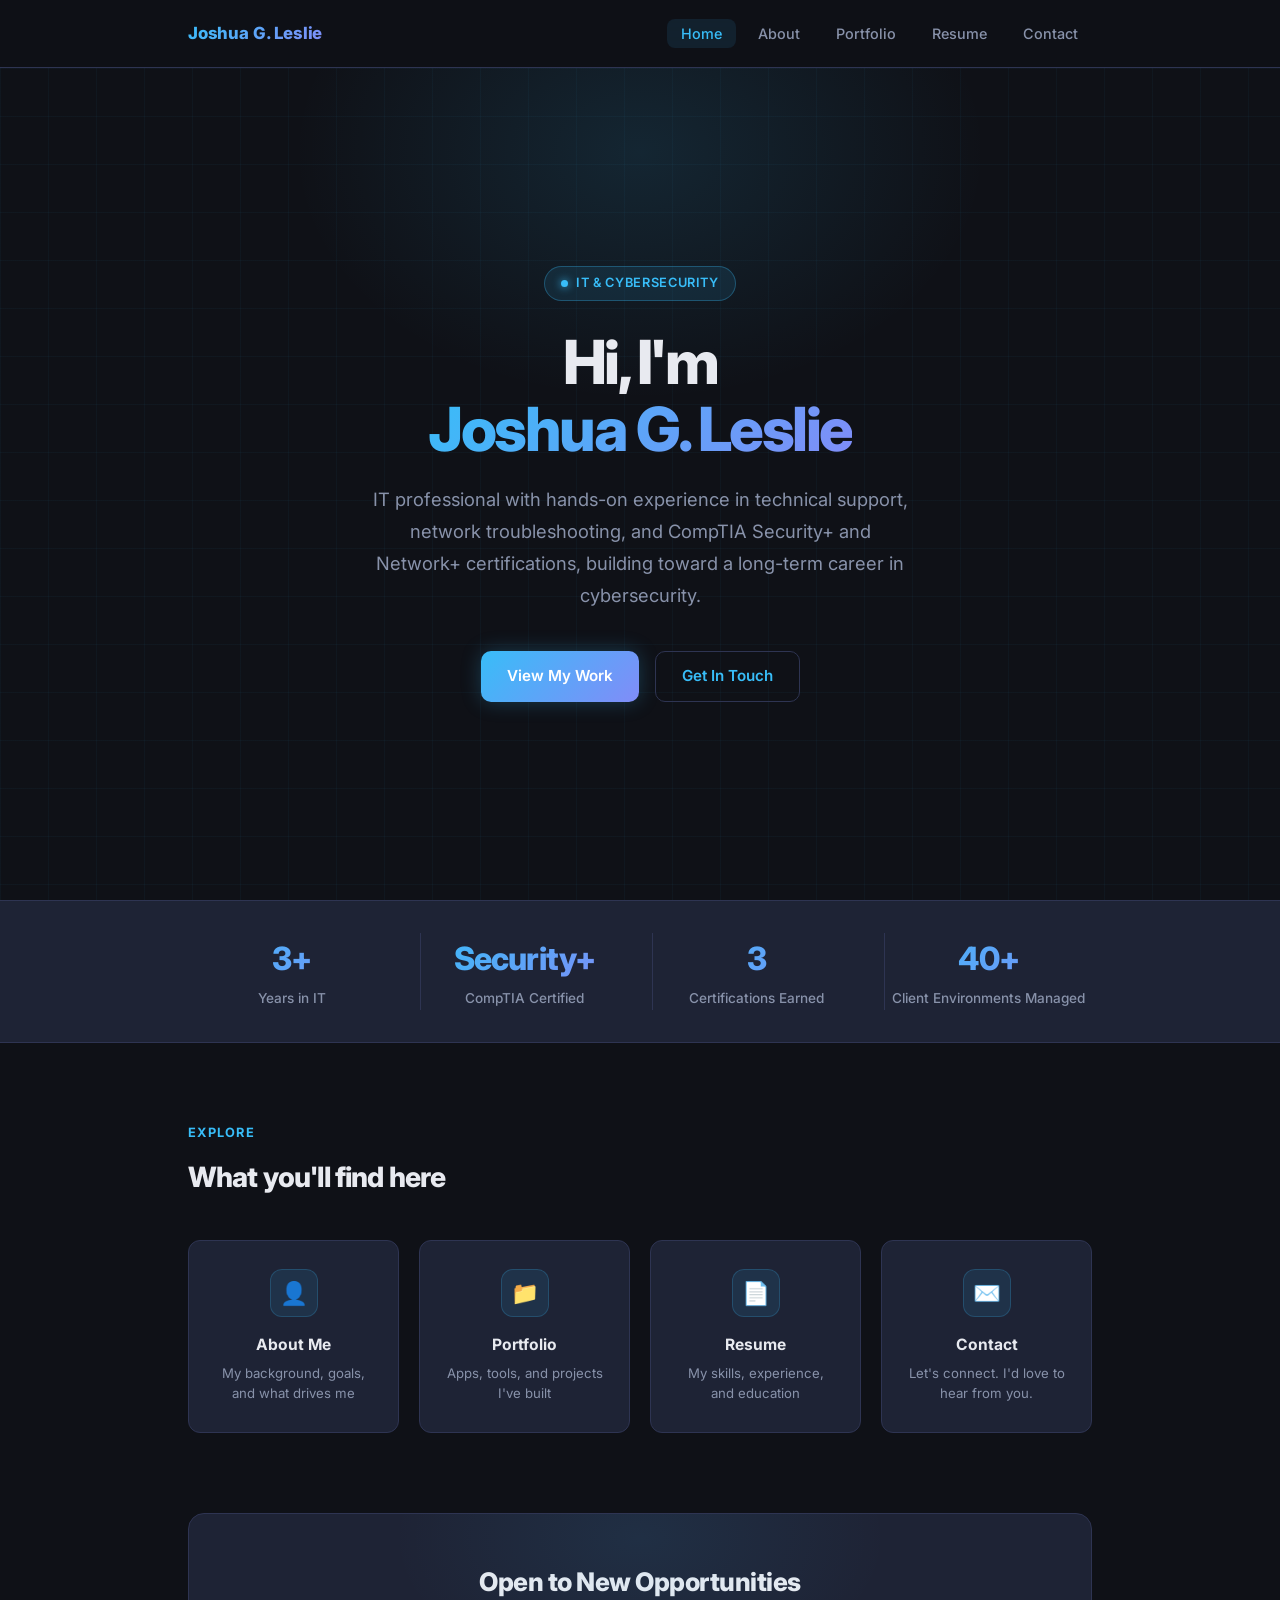
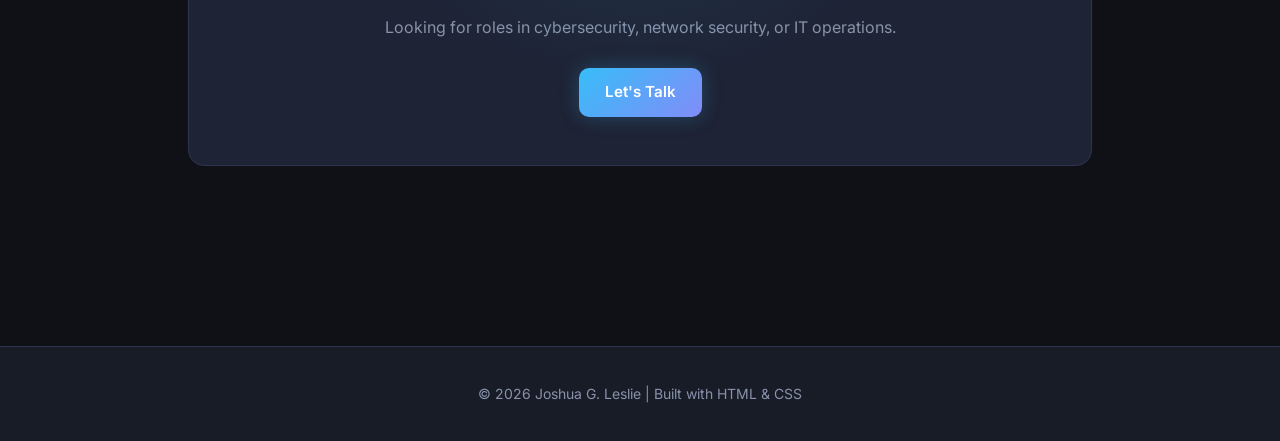
<file: index.html>
<!DOCTYPE html>
<html lang="en">
<head>
  <meta charset="UTF-8" />
  <meta name="viewport" content="width=device-width, initial-scale=1.0" />
  <title>Joshua G. Leslie</title>
  <link rel="stylesheet" href="style.css" />
  <style>
    /* ============================================
       HOME PAGE STYLES
       ============================================ */

    /* --- Hero --- */
    .hero {
      min-height: calc(100vh - var(--nav-height));
      display: flex;
      align-items: center;
      position: relative;
      overflow: hidden;
      padding: 80px 0;
    }

    /* Subtle grid background */
    .hero::before {
      content: '';
      position: absolute;
      inset: 0;
      background-image:
        linear-gradient(rgba(56, 189, 248, 0.04) 1px, transparent 1px),
        linear-gradient(90deg, rgba(56, 189, 248, 0.04) 1px, transparent 1px);
      background-size: 48px 48px;
    }

    /* Radial glow */
    .hero::after {
      content: '';
      position: absolute;
      top: -20%;
      left: 50%;
      transform: translateX(-50%);
      width: 700px;
      height: 500px;
      background: radial-gradient(ellipse, rgba(56, 189, 248, 0.12) 0%, transparent 70%);
      pointer-events: none;
    }

    .hero-content {
      position: relative;
      z-index: 1;
      text-align: center;
    }

    .hero-badge {
      display: inline-flex;
      align-items: center;
      gap: 8px;
      background: rgba(56, 189, 248, 0.1);
      border: 1px solid rgba(56, 189, 248, 0.3);
      border-radius: 99px;
      padding: 6px 16px;
      font-size: 0.8rem;
      font-weight: 600;
      color: var(--accent);
      letter-spacing: 0.05em;
      text-transform: uppercase;
      margin-bottom: 28px;
    }

    .hero-badge::before {
      content: '';
      width: 7px;
      height: 7px;
      border-radius: 50%;
      background: var(--accent);
      box-shadow: 0 0 8px var(--accent);
      animation: pulse 2s infinite;
    }

    @keyframes pulse {
      0%, 100% { opacity: 1; }
      50%       { opacity: 0.4; }
    }

    .hero h1 {
      font-size: 3.8rem;
      font-weight: 800;
      line-height: 1.1;
      letter-spacing: -0.04em;
      margin-bottom: 20px;
    }

    .hero h1 .gradient-text {
      background: var(--gradient);
      -webkit-background-clip: text;
      -webkit-text-fill-color: transparent;
      background-clip: text;
    }

    .hero-subtitle {
      font-size: 1.15rem;
      color: var(--text-muted);
      max-width: 540px;
      margin: 0 auto 40px;
      line-height: 1.75;
    }

    .hero-buttons {
      display: flex;
      gap: 16px;
      justify-content: center;
      flex-wrap: wrap;
    }

    /* --- Stats bar --- */
    .stats-bar {
      background: var(--surface);
      border-top: 1px solid var(--border);
      border-bottom: 1px solid var(--border);
      padding: 32px 0;
    }

    .stats-grid {
      display: grid;
      grid-template-columns: repeat(4, 1fr);
      gap: 24px;
      text-align: center;
    }

    .stat-divider {
      border-left: 1px solid var(--border);
    }

    .stat-number {
      font-size: 2rem;
      font-weight: 800;
      letter-spacing: -0.03em;
      background: var(--gradient);
      -webkit-background-clip: text;
      -webkit-text-fill-color: transparent;
      background-clip: text;
    }

    .stat-label {
      font-size: 0.85rem;
      color: var(--text-muted);
      margin-top: 4px;
      font-weight: 500;
    }

    /* --- Quick-link cards --- */
    .cards-section {
      padding: 80px 0;
    }

    .section-label {
      font-size: 0.8rem;
      font-weight: 700;
      letter-spacing: 0.1em;
      text-transform: uppercase;
      color: var(--accent);
      margin-bottom: 12px;
    }

    .section-title {
      font-size: 1.75rem;
      font-weight: 800;
      letter-spacing: -0.03em;
      margin-bottom: 40px;
    }

    .cards-grid {
      display: grid;
      grid-template-columns: repeat(auto-fit, minmax(210px, 1fr));
      gap: 20px;
    }

    .nav-card {
      background: var(--surface);
      border: 1px solid var(--border);
      border-radius: var(--radius);
      padding: 28px 24px;
      text-align: center;
      transition: all 0.25s;
      text-decoration: none;
      color: var(--text);
      display: block;
    }

    .nav-card:hover {
      border-color: var(--accent);
      box-shadow: 0 0 0 1px var(--accent), var(--shadow);
      transform: translateY(-4px);
      color: var(--text);
    }

    .nav-card-icon {
      width: 48px;
      height: 48px;
      border-radius: 12px;
      background: rgba(56, 189, 248, 0.1);
      border: 1px solid rgba(56, 189, 248, 0.2);
      display: flex;
      align-items: center;
      justify-content: center;
      font-size: 1.4rem;
      margin: 0 auto 16px;
    }

    .nav-card h3 {
      font-size: 0.975rem;
      font-weight: 700;
      margin-bottom: 6px;
    }

    .nav-card p {
      font-size: 0.825rem;
      color: var(--text-muted);
      line-height: 1.5;
    }

    /* --- CTA Banner --- */
    .cta-banner {
      background: var(--surface);
      border: 1px solid var(--border);
      border-radius: 16px;
      padding: 48px 40px;
      text-align: center;
      position: relative;
      overflow: hidden;
      margin-bottom: 0;
    }

    .cta-banner::before {
      content: '';
      position: absolute;
      top: -50%;
      left: 50%;
      transform: translateX(-50%);
      width: 500px;
      height: 300px;
      background: radial-gradient(ellipse, rgba(56, 189, 248, 0.08) 0%, transparent 70%);
      pointer-events: none;
    }

    .cta-banner h2 {
      font-size: 1.6rem;
      font-weight: 800;
      letter-spacing: -0.02em;
      margin-bottom: 12px;
    }

    .cta-banner p {
      color: var(--text-muted);
      margin-bottom: 28px;
      font-size: 1rem;
    }

    @media (max-width: 640px) {
      .hero h1     { font-size: 2.4rem; }
      .hero        { padding: 60px 0; min-height: auto; }
      .stats-grid  { grid-template-columns: 1fr; gap: 20px; }
      .stat-divider { border-left: none; border-top: 1px solid var(--border); padding-top: 20px; }
      .cta-banner  { padding: 36px 24px; }
    }
  </style>
</head>
<body>

  <!-- ===== Navigation ===== -->
  <nav>
    <div class="nav-inner">
      <a href="index.html" class="nav-logo">Joshua G. Leslie</a>
      <button class="nav-toggle" aria-label="Toggle menu">
        <span></span><span></span><span></span>
      </button>
      <ul class="nav-links">
        <li><a href="index.html" class="active">Home</a></li>
        <li><a href="about.html">About</a></li>
        <li><a href="portfolio.html">Portfolio</a></li>
        <li><a href="resume.html">Resume</a></li>
        <li><a href="contact.html">Contact</a></li>
      </ul>
    </div>
  </nav>

  <main>

    <!-- ===== Hero ===== -->
    <section class="hero">
      <div class="container hero-content">
        <div class="hero-badge">IT &amp; Cybersecurity</div>
        <h1>
          Hi, I'm<br/>
          <span class="gradient-text">Joshua G. Leslie</span>
        </h1>
        <p class="hero-subtitle">
          IT professional with hands-on experience in technical support,
          network troubleshooting, and CompTIA Security+ and Network+ certifications,
          building toward a long-term career in cybersecurity.
        </p>
        <div class="hero-buttons">
          <a href="portfolio.html" class="btn btn-primary">View My Work</a>
          <a href="contact.html" class="btn btn-outline">Get In Touch</a>
        </div>
      </div>
    </section>

    <!-- ===== Stats Bar ===== -->
    <div class="stats-bar">
      <div class="container">
        <div class="stats-grid">
          <div>
            <div class="stat-number">3+</div>
            <div class="stat-label">Years in IT</div>
          </div>
          <div class="stat-divider">
            <div class="stat-number">Security+</div>
            <div class="stat-label">CompTIA Certified</div>
          </div>
          <div class="stat-divider">
            <div class="stat-number">3</div>
            <div class="stat-label">Certifications Earned</div>
          </div>
          <div class="stat-divider">
            <div class="stat-number">40+</div>
            <div class="stat-label">Client Environments Managed</div>
          </div>
        </div>
      </div>
    </div>

    <!-- ===== Navigation Cards ===== -->
    <section class="cards-section">
      <div class="container">
        <p class="section-label">Explore</p>
        <h2 class="section-title">What you'll find here</h2>

        <div class="cards-grid">
          <a href="about.html" class="nav-card">
            <div class="nav-card-icon">&#128100;</div>
            <h3>About Me</h3>
            <p>My background, goals, and what drives me</p>
          </a>
          <a href="portfolio.html" class="nav-card">
            <div class="nav-card-icon">&#128193;</div>
            <h3>Portfolio</h3>
            <p>Apps, tools, and projects I've built</p>
          </a>
          <a href="resume.html" class="nav-card">
            <div class="nav-card-icon">&#128196;</div>
            <h3>Resume</h3>
            <p>My skills, experience, and education</p>
          </a>
          <a href="contact.html" class="nav-card">
            <div class="nav-card-icon">&#9993;&#65039;</div>
            <h3>Contact</h3>
            <p>Let's connect. I'd love to hear from you.</p>
          </a>
        </div>
      </div>
    </section>

    <!-- ===== CTA Banner ===== -->
    <section style="padding: 0 0 80px;">
      <div class="container">
        <div class="cta-banner">
          <h2>Open to New Opportunities</h2>
          <p>Looking for roles in cybersecurity, network security, or IT operations.</p>
          <a href="contact.html" class="btn btn-primary">Let's Talk</a>
        </div>
      </div>
    </section>

  </main>

  <!-- ===== Footer ===== -->
  <footer>
    <p>&copy; 2026 Joshua G. Leslie | Built with HTML &amp; CSS</p>
  </footer>

  <script src="nav.js"></script>
</body>
</html>
</file>
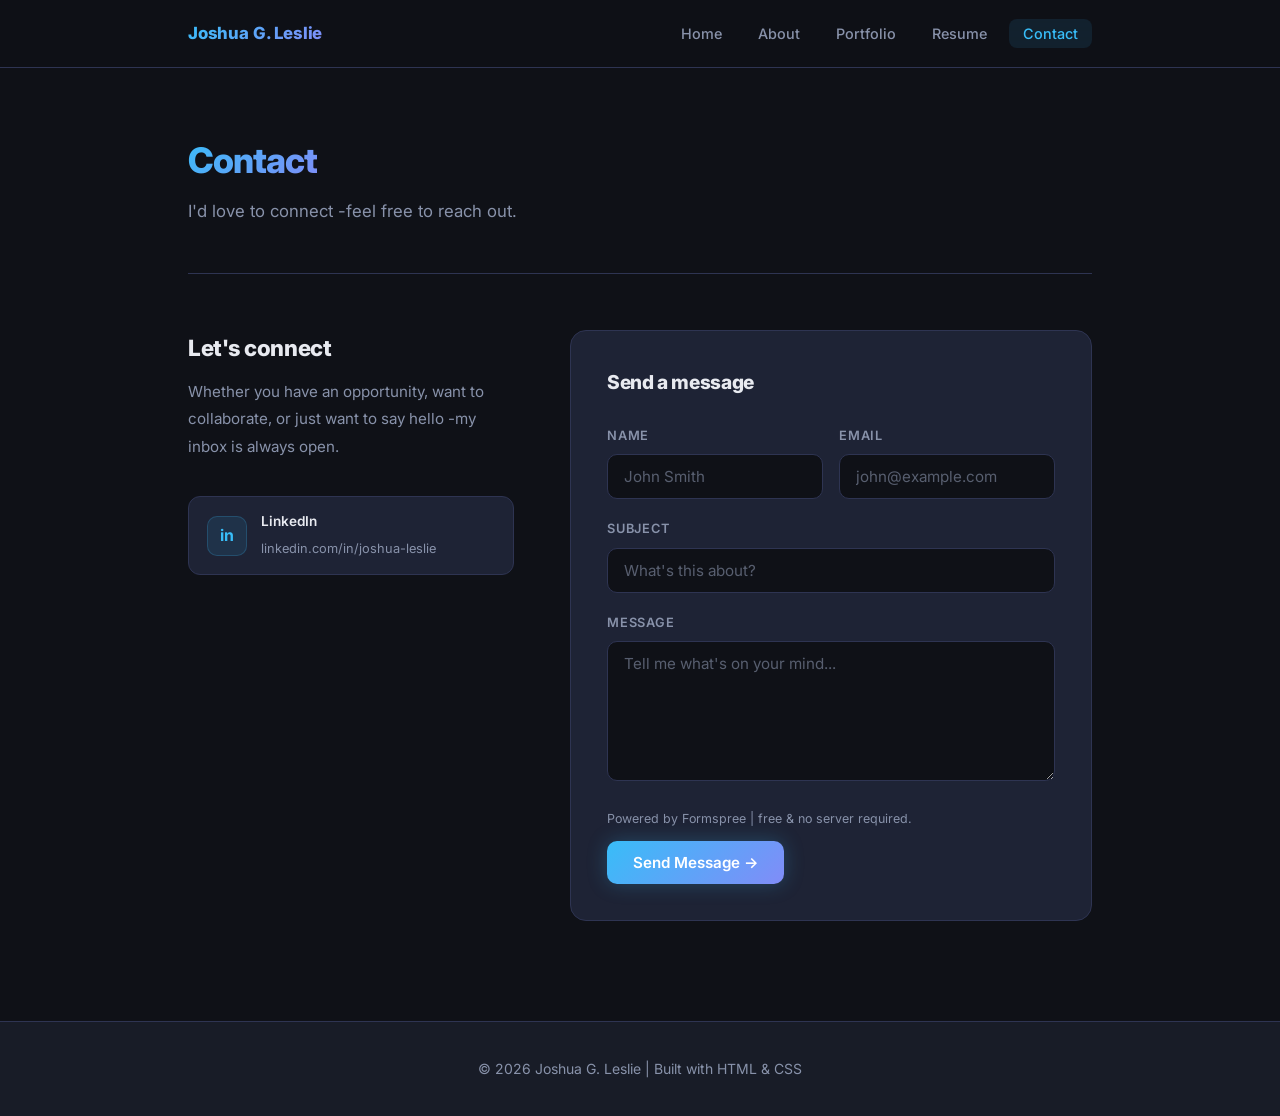
<file: contact.html>
<!DOCTYPE html>
<html lang="en">
<head>
  <meta charset="UTF-8" />
  <meta name="viewport" content="width=device-width, initial-scale=1.0" />
  <title>Contact | Joshua G. Leslie</title>
  <link rel="stylesheet" href="style.css" />
  <style>
    /* ============================================
       CONTACT PAGE STYLES
       ============================================ */

    .contact-layout {
      display: grid;
      grid-template-columns: 1fr 1.6fr;
      gap: 56px;
      align-items: start;
      margin-bottom: 80px;
    }

    /* --- Left: Info --- */
    .contact-info h2 {
      font-size: 1.4rem;
      font-weight: 800;
      letter-spacing: -0.02em;
      margin-bottom: 12px;
    }

    .contact-info > p {
      color: var(--text-muted);
      line-height: 1.8;
      margin-bottom: 36px;
      font-size: 0.95rem;
    }

    .contact-links {
      display: flex;
      flex-direction: column;
      gap: 12px;
    }

    .contact-link {
      display: flex;
      align-items: center;
      gap: 14px;
      background: var(--surface);
      border: 1px solid var(--border);
      border-radius: var(--radius);
      padding: 14px 18px;
      color: var(--text);
      text-decoration: none;
      transition: all 0.25s;
    }

    .contact-link:hover {
      border-color: var(--accent);
      background: rgba(56, 189, 248, 0.05);
      transform: translateX(4px);
      color: var(--text);
    }

    .contact-link-icon {
      width: 40px;
      height: 40px;
      border-radius: 10px;
      background: rgba(56, 189, 248, 0.1);
      border: 1px solid rgba(56, 189, 248, 0.2);
      display: flex;
      align-items: center;
      justify-content: center;
      font-size: 1rem;
      font-weight: 700;
      color: var(--accent);
      flex-shrink: 0;
    }

    .contact-link-text strong {
      display: block;
      font-size: 0.85rem;
      font-weight: 600;
      margin-bottom: 2px;
    }

    .contact-link-text span {
      font-size: 0.8rem;
      color: var(--text-muted);
    }

    /* --- Right: Form --- */
    .contact-form-card {
      background: var(--surface);
      border: 1px solid var(--border);
      border-radius: 16px;
      padding: 36px;
    }

    .contact-form-card h2 {
      font-size: 1.2rem;
      font-weight: 800;
      letter-spacing: -0.02em;
      margin-bottom: 28px;
    }

    .form-group {
      margin-bottom: 20px;
    }

    .form-group label {
      display: block;
      font-size: 0.8rem;
      font-weight: 600;
      text-transform: uppercase;
      letter-spacing: 0.06em;
      color: var(--text-muted);
      margin-bottom: 8px;
    }

    .form-group input,
    .form-group textarea {
      width: 100%;
      padding: 12px 16px;
      background: var(--bg);
      border: 1px solid var(--border);
      border-radius: 10px;
      font-size: 0.95rem;
      font-family: inherit;
      color: var(--text);
      transition: border-color 0.2s, box-shadow 0.2s;
      outline: none;
    }

    .form-group input::placeholder,
    .form-group textarea::placeholder {
      color: var(--text-muted);
      opacity: 0.6;
    }

    .form-group input:focus,
    .form-group textarea:focus {
      border-color: var(--accent);
      box-shadow: 0 0 0 3px var(--accent-glow);
    }

    .form-group textarea {
      resize: vertical;
      min-height: 140px;
    }

    .form-row {
      display: grid;
      grid-template-columns: 1fr 1fr;
      gap: 16px;
    }

    .form-submit {
      display: flex;
      align-items: center;
      justify-content: space-between;
      margin-top: 8px;
      flex-wrap: wrap;
      gap: 12px;
    }

    .form-note {
      font-size: 0.78rem;
      color: var(--text-muted);
    }

    .form-submit .btn {
      min-width: 150px;
      justify-content: center;
    }

    @media (max-width: 768px) {
      .contact-layout { grid-template-columns: 1fr; gap: 36px; }
      .form-row { grid-template-columns: 1fr; }
      .contact-form-card { padding: 24px; }
      .form-submit { flex-direction: column; align-items: flex-start; }
    }
  </style>
</head>
<body>

  <!-- ===== Navigation ===== -->
  <nav>
    <div class="nav-inner">
      <a href="index.html" class="nav-logo">Joshua G. Leslie</a>
      <button class="nav-toggle" aria-label="Toggle menu">
        <span></span><span></span><span></span>
      </button>
      <ul class="nav-links">
        <li><a href="index.html">Home</a></li>
        <li><a href="about.html">About</a></li>
        <li><a href="portfolio.html">Portfolio</a></li>
        <li><a href="resume.html">Resume</a></li>
        <li><a href="contact.html" class="active">Contact</a></li>
      </ul>
    </div>
  </nav>

  <main>
    <div class="container">

      <div class="page-header">
        <h1>Contact</h1>
        <p>I'd love to connect -feel free to reach out.</p>
      </div>

      <div class="contact-layout">

        <!-- Left: Info -->
        <div class="contact-info">
          <h2>Let's connect</h2>
          <p>
            Whether you have an opportunity, want to collaborate,
            or just want to say hello -my inbox is always open.
          </p>

          <div class="contact-links">
            <a href="https://www.linkedin.com/in/joshua-leslie-5a64512b7/" target="_blank" rel="noopener" class="contact-link">
              <div class="contact-link-icon">in</div>
              <div class="contact-link-text">
                <strong>LinkedIn</strong>
                <span>linkedin.com/in/joshua-leslie</span>
              </div>
            </a>

            <!-- Uncomment when you're ready to add GitHub:
            <a href="https://github.com/YOUR-USERNAME" target="_blank" rel="noopener" class="contact-link">
              <div class="contact-link-icon">&#128025;</div>
              <div class="contact-link-text">
                <strong>GitHub</strong>
                <span>github.com/YOUR-USERNAME</span>
              </div>
            </a>
            -->
          </div>
        </div>

        <!-- Right: Form -->
        <div class="contact-form-card">
          <h2>Send a message</h2>

          <!--
            TO MAKE THIS FORM SEND EMAILS:
            1. Go to formspree.io and create a free account
            2. Create a new form -you'll get a unique form ID
            3. Replace "YOUR_FORM_ID" below with that ID
            Submissions will go straight to your email. No server needed.
          -->
          <form action="https://formspree.io/f/mojpglyz" method="POST">

            <div class="form-row">
              <div class="form-group">
                <label for="name">Name</label>
                <input type="text" id="name" name="name" placeholder="John Smith" required />
              </div>
              <div class="form-group">
                <label for="email">Email</label>
                <input type="email" id="email" name="email" placeholder="john@example.com" required />
              </div>
            </div>

            <div class="form-group">
              <label for="subject">Subject</label>
              <input type="text" id="subject" name="subject" placeholder="What's this about?" />
            </div>

            <div class="form-group">
              <label for="message">Message</label>
              <textarea id="message" name="message" placeholder="Tell me what's on your mind..." required></textarea>
            </div>

            <div class="form-submit">
              <p class="form-note">Powered by Formspree | free &amp; no server required.</p>
              <button type="submit" class="btn btn-primary">Send Message &#8594;</button>
            </div>

          </form>
        </div>

      </div>
    </div>
  </main>

  <footer>
    <p>&copy; 2026 Joshua G. Leslie | Built with HTML &amp; CSS</p>
  </footer>

  <script src="nav.js"></script>
</body>
</html>
</file>
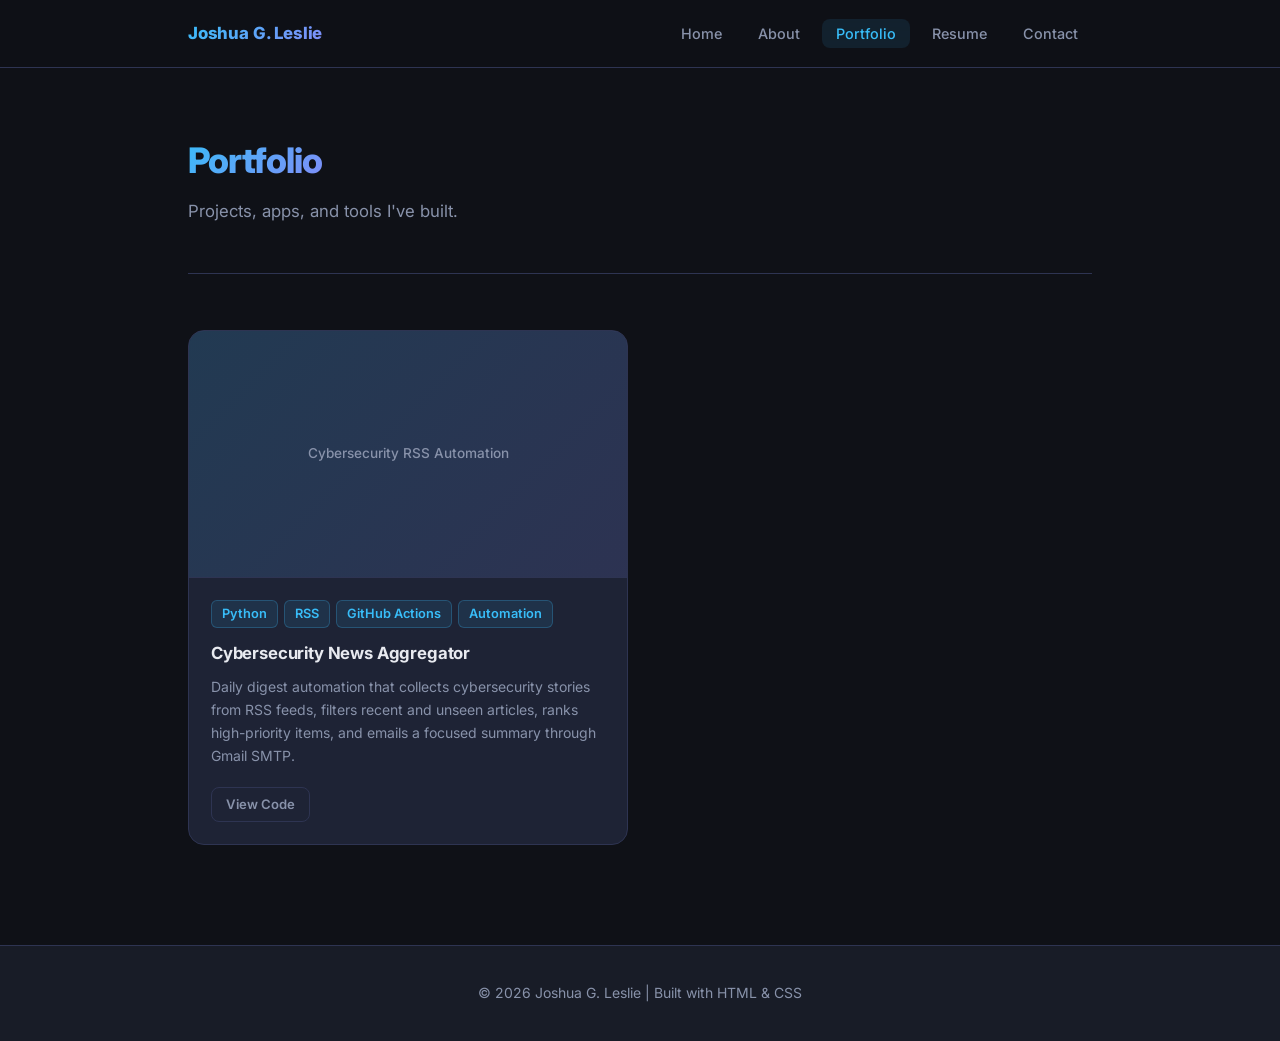
<file: portfolio.html>
<!DOCTYPE html>
<html lang="en">
<head>
  <meta charset="UTF-8" />
  <meta name="viewport" content="width=device-width, initial-scale=1.0" />
  <title>Portfolio | Joshua G. Leslie</title>
  <link rel="stylesheet" href="style.css" />
  <style>
    /* ============================================
       PORTFOLIO PAGE STYLES
       ============================================ */

    .project-grid {
      display: grid;
      grid-template-columns: repeat(auto-fill, minmax(290px, 1fr));
      gap: 24px;
      margin-bottom: 80px;
    }

    .project-card {
      background: var(--surface);
      border: 1px solid var(--border);
      border-radius: 16px;
      overflow: hidden;
      display: flex;
      flex-direction: column;
      transition: all 0.25s;
    }

    .project-card:hover {
      border-color: var(--accent);
      box-shadow: 0 0 0 1px var(--accent), var(--shadow);
      transform: translateY(-4px);
    }

    .project-thumbnail {
      width: 100%;
      aspect-ratio: 16 / 9;
      background: linear-gradient(135deg, rgba(56,189,248,0.15) 0%, rgba(129,140,248,0.15) 100%);
      display: flex;
      align-items: center;
      justify-content: center;
      color: var(--text-muted);
      font-size: 0.85rem;
      font-weight: 500;
      border-bottom: 1px solid var(--border);
      position: relative;
      overflow: hidden;
    }

    .project-thumbnail img {
      width: 100%;
      height: 100%;
      object-fit: cover;
    }

    .project-body {
      padding: 22px;
      flex: 1;
      display: flex;
      flex-direction: column;
    }

    .project-tags {
      display: flex;
      flex-wrap: wrap;
      gap: 6px;
      margin-bottom: 12px;
    }

    .project-body h3 {
      font-size: 1.05rem;
      font-weight: 700;
      margin-bottom: 8px;
      letter-spacing: -0.01em;
    }

    .project-body p {
      font-size: 0.875rem;
      color: var(--text-muted);
      line-height: 1.65;
      flex: 1;
      margin-bottom: 20px;
    }

    .project-links {
      display: flex;
      gap: 10px;
    }

    .project-links a {
      font-size: 0.82rem;
      font-weight: 600;
      padding: 6px 14px;
      border-radius: 8px;
      border: 1px solid var(--border);
      color: var(--text-muted);
      transition: all 0.2s;
    }

    .project-links a:hover {
      border-color: var(--accent);
      color: var(--accent);
      background: rgba(56, 189, 248, 0.05);
    }

    /* Empty state */
    .empty-state {
      grid-column: 1 / -1;
      text-align: center;
      padding: 80px 24px;
      background: var(--surface);
      border: 2px dashed var(--border);
      border-radius: 16px;
    }

    .empty-icon {
      width: 64px;
      height: 64px;
      background: rgba(56, 189, 248, 0.08);
      border: 1px solid rgba(56, 189, 248, 0.2);
      border-radius: 16px;
      display: flex;
      align-items: center;
      justify-content: center;
      font-size: 1.75rem;
      margin: 0 auto 20px;
    }

    .empty-state strong {
      display: block;
      font-size: 1.1rem;
      font-weight: 700;
      margin-bottom: 8px;
    }

    .empty-state p {
      color: var(--text-muted);
      font-size: 0.9rem;
    }
  </style>
</head>
<body>

  <!-- ===== Navigation ===== -->
  <nav>
    <div class="nav-inner">
      <a href="index.html" class="nav-logo">Joshua G. Leslie</a>
      <button class="nav-toggle" aria-label="Toggle menu">
        <span></span><span></span><span></span>
      </button>
      <ul class="nav-links">
        <li><a href="index.html">Home</a></li>
        <li><a href="about.html">About</a></li>
        <li><a href="portfolio.html" class="active">Portfolio</a></li>
        <li><a href="resume.html">Resume</a></li>
        <li><a href="contact.html">Contact</a></li>
      </ul>
    </div>
  </nav>

  <main>
    <div class="container">

      <div class="page-header">
        <h1>Portfolio</h1>
        <p>Projects, apps, and tools I've built.</p>
      </div>

      <!-- =====================================================
           HOW TO ADD A PROJECT -copy this block and paste it
           inside .project-grid, then fill in your details.
           Delete the empty-state div when you have real projects.

      <article class="project-card">
        <div class="project-thumbnail">
          <img src="images/project-name.png" alt="Project Name" />
        </div>
        <div class="project-body">
          <div class="project-tags">
            <span class="tag">Python</span>
            <span class="tag">Networking</span>
          </div>
          <h3>Project Name</h3>
          <p>Short description of what this project does and why you built it.</p>
          <div class="project-links">
            <a href="#">Live Demo</a>
            <a href="#">View Code</a>
          </div>
        </div>
      </article>
      ====================================================== -->

      <div class="project-grid">
        <article class="project-card">
          <div class="project-thumbnail">
            Cybersecurity RSS Automation
          </div>
          <div class="project-body">
            <div class="project-tags">
              <span class="tag">Python</span>
              <span class="tag">RSS</span>
              <span class="tag">GitHub Actions</span>
              <span class="tag">Automation</span>
            </div>
            <h3>Cybersecurity News Aggregator</h3>
            <p>Daily digest automation that collects cybersecurity stories from RSS feeds, filters recent and unseen articles, ranks high-priority items, and emails a focused summary through Gmail SMTP.</p>
            <div class="project-links">
              <a href="https://github.com/joshualeslie2024/cybersec-news-aggregator" target="_blank" rel="noopener noreferrer">View Code</a>
            </div>
          </div>
        </article>
      </div>

    </div>
  </main>

  <footer>
    <p>&copy; 2026 Joshua G. Leslie | Built with HTML &amp; CSS</p>
  </footer>

  <script src="nav.js"></script>
</body>
</html>
</file>
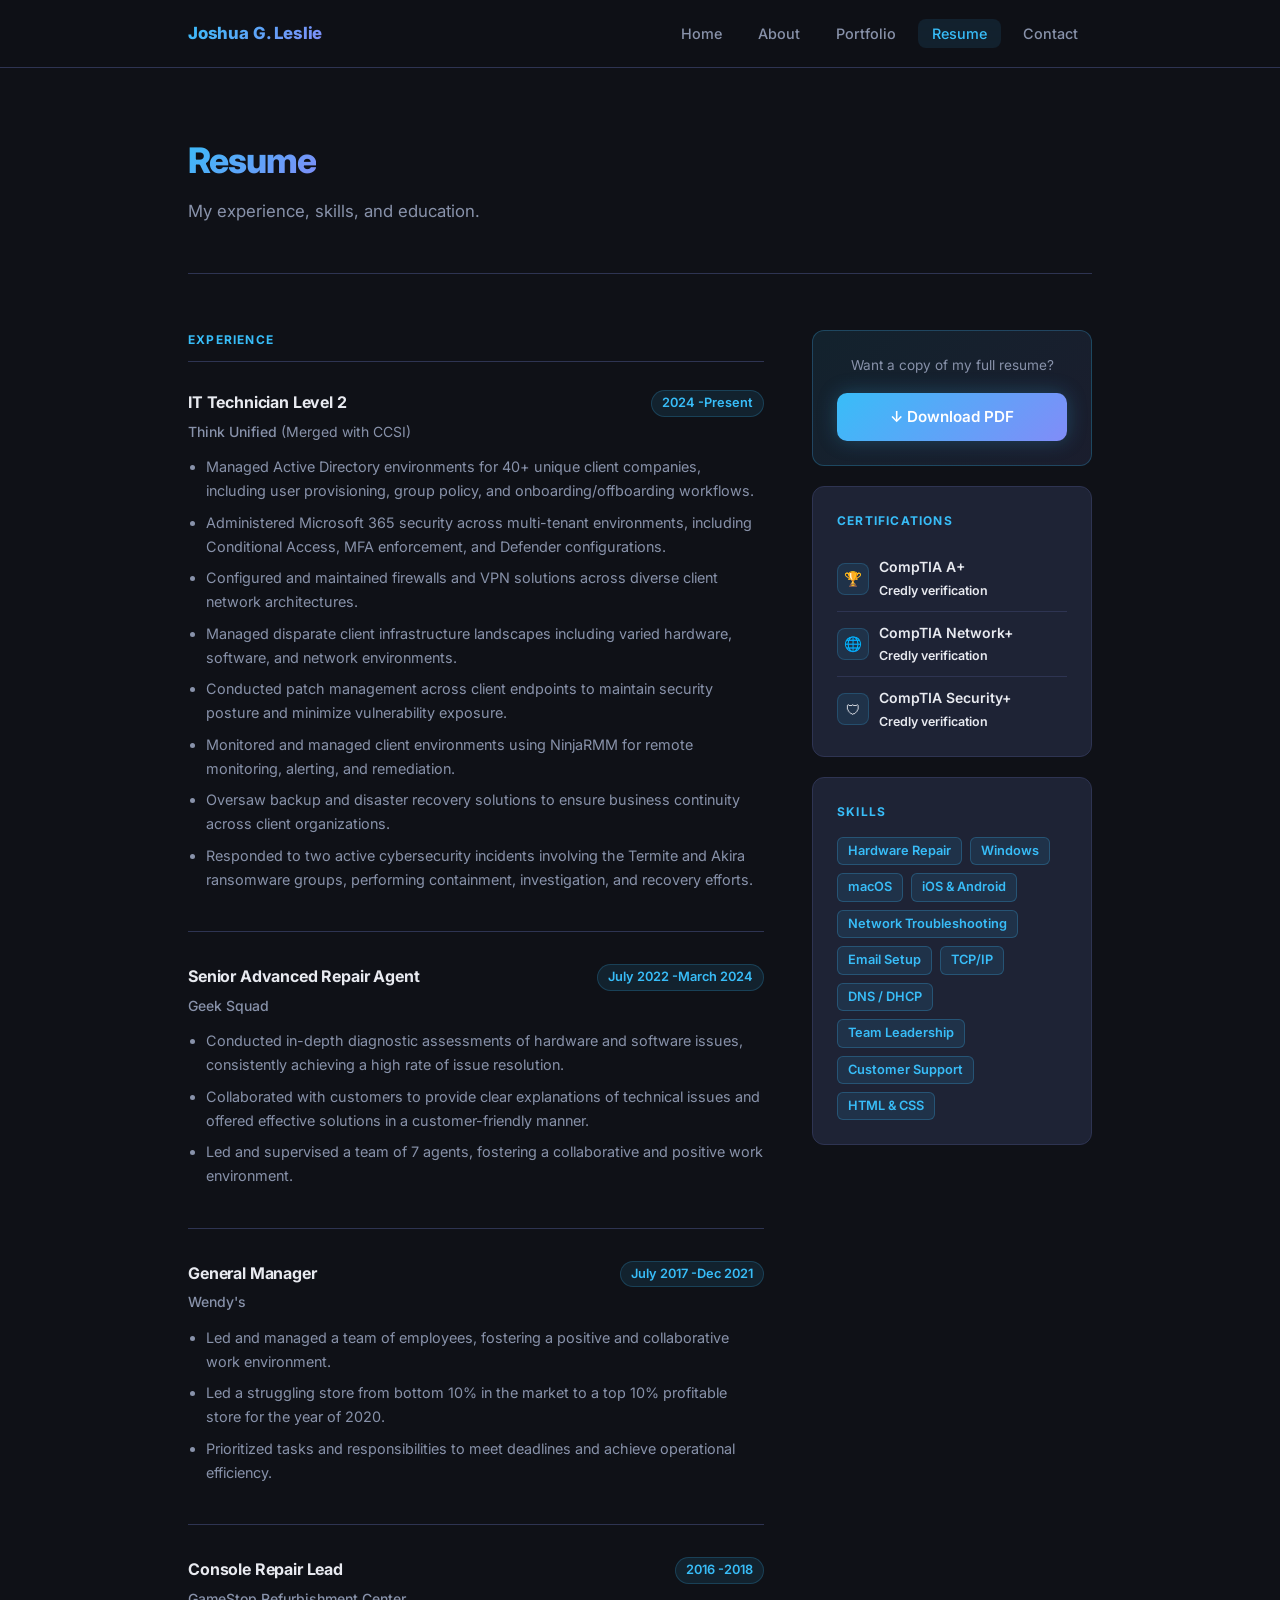
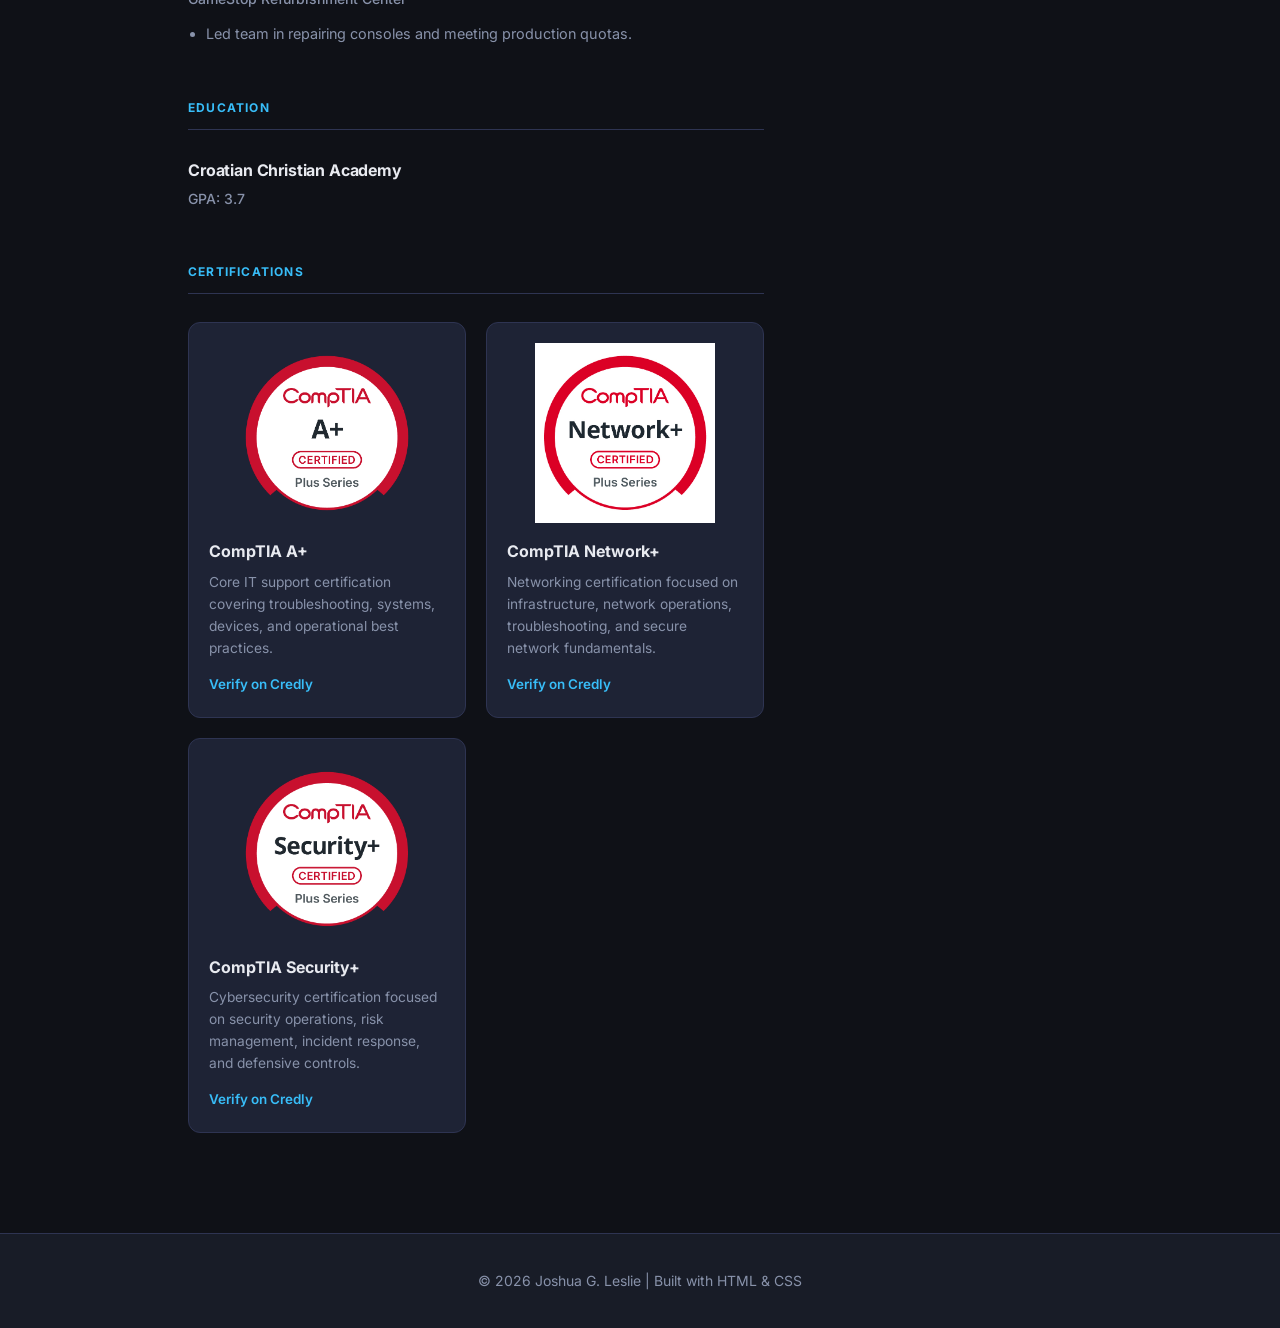
<file: resume.html>
<!DOCTYPE html>
<html lang="en">
<head>
  <meta charset="UTF-8" />
  <meta name="viewport" content="width=device-width, initial-scale=1.0" />
  <title>Resume | Joshua G. Leslie</title>
  <link rel="stylesheet" href="style.css" />
  <style>
    /* ============================================
       RESUME PAGE STYLES
       ============================================ */

    .resume-layout {
      display: grid;
      grid-template-columns: 1fr 280px;
      gap: 48px;
      align-items: start;
      margin-bottom: 80px;
    }

    /* --- Section headings --- */
    .resume-section {
      margin-bottom: 52px;
    }

    .resume-section:last-child {
      margin-bottom: 0;
    }

    .resume-section-title {
      font-size: 0.75rem;
      font-weight: 700;
      text-transform: uppercase;
      letter-spacing: 0.1em;
      color: var(--accent);
      padding-bottom: 12px;
      border-bottom: 1px solid var(--border);
      margin-bottom: 28px;
    }

    /* --- Entry (job / cert / education) --- */
    .entry {
      margin-bottom: 32px;
      padding-bottom: 32px;
      border-bottom: 1px solid var(--border);
    }

    .entry:last-child {
      margin-bottom: 0;
      padding-bottom: 0;
      border-bottom: none;
    }

    .entry-header {
      display: flex;
      justify-content: space-between;
      align-items: flex-start;
      gap: 16px;
      margin-bottom: 4px;
      flex-wrap: wrap;
    }

    .entry-header h3 {
      font-size: 1rem;
      font-weight: 700;
      letter-spacing: -0.01em;
    }

    .entry-date {
      font-size: 0.8rem;
      color: var(--accent);
      font-weight: 600;
      background: rgba(56, 189, 248, 0.1);
      border: 1px solid rgba(56, 189, 248, 0.2);
      border-radius: 99px;
      padding: 2px 10px;
      white-space: nowrap;
    }

    .entry-org {
      font-size: 0.875rem;
      color: var(--text-muted);
      font-weight: 500;
      margin-bottom: 12px;
    }

    .entry ul {
      padding-left: 18px;
    }

    .entry ul li {
      font-size: 0.9rem;
      color: var(--text-muted);
      margin-bottom: 8px;
      line-height: 1.65;
    }

    /* --- Sidebar --- */
    .resume-sidebar {
      position: sticky;
      top: calc(var(--nav-height) + 24px);
      display: flex;
      flex-direction: column;
      gap: 20px;
    }

    .sidebar-card {
      background: var(--surface);
      border: 1px solid var(--border);
      border-radius: var(--radius);
      padding: 24px;
    }

    .sidebar-card h3 {
      font-size: 0.75rem;
      font-weight: 700;
      text-transform: uppercase;
      letter-spacing: 0.1em;
      color: var(--accent);
      margin-bottom: 16px;
    }

    .sidebar-skills {
      display: flex;
      flex-wrap: wrap;
      gap: 8px;
    }

    .cert-item {
      display: flex;
      align-items: center;
      gap: 10px;
      padding: 10px 0;
      border-bottom: 1px solid var(--border);
      font-size: 0.875rem;
    }

    .cert-item:last-child {
      border-bottom: none;
      padding-bottom: 0;
    }

    .cert-icon {
      width: 32px;
      height: 32px;
      border-radius: 8px;
      background: rgba(56, 189, 248, 0.1);
      border: 1px solid rgba(56, 189, 248, 0.2);
      display: flex;
      align-items: center;
      justify-content: center;
      font-size: 0.9rem;
      flex-shrink: 0;
    }

    .cert-item span {
      font-weight: 600;
      color: var(--text);
    }

    .cert-item a {
      color: var(--text);
      font-weight: 600;
      transition: color 0.2s;
    }

    .cert-item a:hover {
      color: var(--accent);
    }

    .cert-proof {
      display: block;
      color: var(--text-muted);
      font-size: 0.78rem;
      margin-top: 2px;
    }

    .cert-proof:hover {
      color: var(--accent);
    }

    .cert-gallery {
      display: grid;
      grid-template-columns: repeat(auto-fit, minmax(220px, 1fr));
      gap: 20px;
    }

    .cert-badge-card {
      background: var(--surface);
      border: 1px solid var(--border);
      border-radius: var(--radius);
      padding: 20px;
    }

    .cert-badge-card img {
      width: 100%;
      max-width: 180px;
      margin: 0 auto 16px;
      height: auto;
      object-fit: contain;
    }

    .cert-badge-card h3 {
      font-size: 1rem;
      font-weight: 700;
      margin-bottom: 6px;
    }

    .cert-badge-card p {
      color: var(--text-muted);
      font-size: 0.86rem;
      line-height: 1.6;
      margin-bottom: 12px;
    }

    .cert-badge-card a {
      color: var(--accent);
      font-size: 0.84rem;
      font-weight: 600;
    }

    .download-card {
      background: linear-gradient(135deg, rgba(56,189,248,0.1) 0%, rgba(129,140,248,0.1) 100%);
      border: 1px solid rgba(56, 189, 248, 0.25);
      border-radius: var(--radius);
      padding: 24px;
      text-align: center;
    }

    .download-card p {
      font-size: 0.85rem;
      color: var(--text-muted);
      margin-bottom: 16px;
      line-height: 1.6;
    }

    .download-card .btn {
      width: 100%;
      justify-content: center;
    }

    @media (max-width: 768px) {
      .resume-layout {
        grid-template-columns: 1fr;
      }
      .resume-sidebar {
        position: static;
        order: -1;
      }
    }
  </style>
</head>
<body>

  <!-- ===== Navigation ===== -->
  <nav>
    <div class="nav-inner">
      <a href="index.html" class="nav-logo">Joshua G. Leslie</a>
      <button class="nav-toggle" aria-label="Toggle menu">
        <span></span><span></span><span></span>
      </button>
      <ul class="nav-links">
        <li><a href="index.html">Home</a></li>
        <li><a href="about.html">About</a></li>
        <li><a href="portfolio.html">Portfolio</a></li>
        <li><a href="resume.html" class="active">Resume</a></li>
        <li><a href="contact.html">Contact</a></li>
      </ul>
    </div>
  </nav>

  <main>
    <div class="container">

      <div class="page-header">
        <h1>Resume</h1>
        <p>My experience, skills, and education.</p>
      </div>

      <div class="resume-layout">

        <!-- ===== Main Content ===== -->
        <div>

          <!-- Experience -->
          <div class="resume-section">
            <div class="resume-section-title">Experience</div>

            <div class="entry">
              <div class="entry-header">
                <h3>IT Technician Level 2</h3>
                <span class="entry-date">2024 -Present</span>
              </div>
              <div class="entry-org">Think Unified <span style="color:var(--text-muted); font-weight:400;">(Merged with CCSI)</span></div>
              <ul>
                <li>Managed Active Directory environments for 40+ unique client companies, including user provisioning, group policy, and onboarding/offboarding workflows.</li>
                <li>Administered Microsoft 365 security across multi-tenant environments, including Conditional Access, MFA enforcement, and Defender configurations.</li>
                <li>Configured and maintained firewalls and VPN solutions across diverse client network architectures.</li>
                <li>Managed disparate client infrastructure landscapes including varied hardware, software, and network environments.</li>
                <li>Conducted patch management across client endpoints to maintain security posture and minimize vulnerability exposure.</li>
                <li>Monitored and managed client environments using NinjaRMM for remote monitoring, alerting, and remediation.</li>
                <li>Oversaw backup and disaster recovery solutions to ensure business continuity across client organizations.</li>
                <li>Responded to two active cybersecurity incidents involving the Termite and Akira ransomware groups, performing containment, investigation, and recovery efforts.</li>
              </ul>
            </div>

            <div class="entry">
              <div class="entry-header">
                <h3>Senior Advanced Repair Agent</h3>
                <span class="entry-date">July 2022 -March 2024</span>
              </div>
              <div class="entry-org">Geek Squad</div>
              <ul>
                <li>Conducted in-depth diagnostic assessments of hardware and software issues, consistently achieving a high rate of issue resolution.</li>
                <li>Collaborated with customers to provide clear explanations of technical issues and offered effective solutions in a customer-friendly manner.</li>
                <li>Led and supervised a team of 7 agents, fostering a collaborative and positive work environment.</li>
              </ul>
            </div>

            <div class="entry">
              <div class="entry-header">
                <h3>General Manager</h3>
                <span class="entry-date">July 2017 -Dec 2021</span>
              </div>
              <div class="entry-org">Wendy's</div>
              <ul>
                <li>Led and managed a team of employees, fostering a positive and collaborative work environment.</li>
                <li>Led a struggling store from bottom 10% in the market to a top 10% profitable store for the year of 2020.</li>
                <li>Prioritized tasks and responsibilities to meet deadlines and achieve operational efficiency.</li>
              </ul>
            </div>

            <div class="entry">
              <div class="entry-header">
                <h3>Console Repair Lead</h3>
                <span class="entry-date">2016 -2018</span>
              </div>
              <div class="entry-org">GameStop Refurbishment Center</div>
              <ul>
                <li>Led team in repairing consoles and meeting production quotas.</li>
              </ul>
            </div>
          </div>

          <!-- Education -->
          <div class="resume-section">
            <div class="resume-section-title">Education</div>

            <div class="entry">
              <div class="entry-header">
                <h3>Croatian Christian Academy</h3>
              </div>
              <div class="entry-org">GPA: 3.7</div>
            </div>
          </div>

          <!-- Certifications -->
          <div class="resume-section">
            <div class="resume-section-title">Certifications</div>

            <div class="cert-gallery">
              <article class="cert-badge-card">
                <img src="Images/A+-png.png" alt="CompTIA A+ badge" />
                <h3>CompTIA A+</h3>
                <p>Core IT support certification covering troubleshooting, systems, devices, and operational best practices.</p>
                <a href="https://www.credly.com/badges/657bdbce-3f42-4681-8925-d46012a87fc5" target="_blank" rel="noopener noreferrer">Verify on Credly</a>
              </article>

              <article class="cert-badge-card">
                <img src="Images/Network+-jpg.jpg" alt="CompTIA Network+ badge" />
                <h3>CompTIA Network+</h3>
                <p>Networking certification focused on infrastructure, network operations, troubleshooting, and secure network fundamentals.</p>
                <a href="https://www.credly.com/earner/earned/badge/fc9d90ef-cc52-4a3f-a28b-43d2ee8a2d6d" target="_blank" rel="noopener noreferrer">Verify on Credly</a>
              </article>

              <article class="cert-badge-card">
                <img src="Images/Security+-png.png" alt="CompTIA Security+ badge" />
                <h3>CompTIA Security+</h3>
                <p>Cybersecurity certification focused on security operations, risk management, incident response, and defensive controls.</p>
                <a href="https://www.credly.com/badges/5701067d-7e8d-4127-8303-51f2b04e77c2" target="_blank" rel="noopener noreferrer">Verify on Credly</a>
              </article>
            </div>
          </div>

        </div>

        <!-- ===== Sidebar ===== -->
        <aside class="resume-sidebar">

          <!-- Download -->
          <div class="download-card">
            <p>Want a copy of my full resume?</p>
            <a href="Joshua Leslie Resume.pdf" class="btn btn-primary" download>&#8595; Download PDF</a>
          </div>

          <!-- Certifications -->
          <div class="sidebar-card">
            <h3>Certifications</h3>
            <div class="cert-item">
              <div class="cert-icon">&#127942;</div>
              <div>
                <a href="https://www.credly.com/badges/657bdbce-3f42-4681-8925-d46012a87fc5" target="_blank" rel="noopener noreferrer">CompTIA A+</a>
                <a class="cert-proof" href="https://www.credly.com/badges/657bdbce-3f42-4681-8925-d46012a87fc5" target="_blank" rel="noopener noreferrer">Credly verification</a>
              </div>
            </div>
            <div class="cert-item">
              <div class="cert-icon">&#127760;</div>
              <div>
                <a href="https://www.credly.com/earner/earned/badge/fc9d90ef-cc52-4a3f-a28b-43d2ee8a2d6d" target="_blank" rel="noopener noreferrer">CompTIA Network+</a>
                <a class="cert-proof" href="https://www.credly.com/earner/earned/badge/fc9d90ef-cc52-4a3f-a28b-43d2ee8a2d6d" target="_blank" rel="noopener noreferrer">Credly verification</a>
              </div>
            </div>
            <div class="cert-item">
              <div class="cert-icon">&#128737;</div>
              <div>
                <a href="https://www.credly.com/badges/5701067d-7e8d-4127-8303-51f2b04e77c2" target="_blank" rel="noopener noreferrer">CompTIA Security+</a>
                <a class="cert-proof" href="https://www.credly.com/badges/5701067d-7e8d-4127-8303-51f2b04e77c2" target="_blank" rel="noopener noreferrer">Credly verification</a>
              </div>
            </div>
          </div>

          <!-- Skills -->
          <div class="sidebar-card">
            <h3>Skills</h3>
            <div class="sidebar-skills">
              <span class="tag">Hardware Repair</span>
              <span class="tag">Windows</span>
              <span class="tag">macOS</span>
              <span class="tag">iOS &amp; Android</span>
              <span class="tag">Network Troubleshooting</span>
              <span class="tag">Email Setup</span>
              <span class="tag">TCP/IP</span>
              <span class="tag">DNS / DHCP</span>
              <span class="tag">Team Leadership</span>
              <span class="tag">Customer Support</span>
              <span class="tag">HTML &amp; CSS</span>
            </div>
          </div>

        </aside>
      </div>

    </div>
  </main>

  <footer>
    <p>&copy; 2026 Joshua G. Leslie | Built with HTML &amp; CSS</p>
  </footer>

  <script src="nav.js"></script>
</body>
</html>
</file>
<file: style.css>
/* ============================================
   style.css — Shared styles for all pages
   ============================================ */

/* --- Google Fonts --- */
@import url('https://fonts.googleapis.com/css2?family=Inter:wght@400;500;600;700;800&display=swap');

/* --- CSS Variables --- */
:root {
  --bg:           #0f1117;
  --bg-secondary: #181c27;
  --surface:      #1e2335;
  --surface-2:    #252a3d;
  --border:       #2e3452;
  --text:         #e8eaf0;
  --text-muted:   #8892aa;
  --accent:       #38bdf8;
  --accent-dark:  #0ea5e9;
  --accent-glow:  rgba(56, 189, 248, 0.25);
  --gradient:     linear-gradient(135deg, #38bdf8 0%, #818cf8 100%);
  --nav-height:   68px;
  --radius:       12px;
  --shadow:       0 4px 24px rgba(0, 0, 0, 0.4);
  --shadow-lg:    0 8px 40px rgba(0, 0, 0, 0.5);
}

/* --- Reset & Base --- */
*, *::before, *::after {
  box-sizing: border-box;
  margin: 0;
  padding: 0;
}

html { scroll-behavior: smooth; }

body {
  font-family: 'Inter', -apple-system, BlinkMacSystemFont, sans-serif;
  background-color: var(--bg);
  color: var(--text);
  line-height: 1.6;
  font-size: 16px;
}

a {
  color: var(--accent);
  text-decoration: none;
  transition: color 0.2s;
}

a:hover { color: #7dd3fc; text-decoration: none; }

img { max-width: 100%; display: block; }

/* --- Layout --- */
.container {
  max-width: 960px;
  margin: 0 auto;
  padding: 0 28px;
}

/* ============================================
   NAVIGATION
   ============================================ */
nav {
  height: var(--nav-height);
  position: sticky;
  top: 0;
  z-index: 100;
  background: rgba(15, 17, 23, 0.75);
  backdrop-filter: blur(16px);
  -webkit-backdrop-filter: blur(16px);
  border-bottom: 1px solid var(--border);
}

.nav-inner {
  max-width: 960px;
  margin: 0 auto;
  padding: 0 28px;
  height: 100%;
  display: flex;
  align-items: center;
  justify-content: space-between;
}

.nav-logo {
  font-weight: 800;
  font-size: 1.05rem;
  background: var(--gradient);
  -webkit-background-clip: text;
  -webkit-text-fill-color: transparent;
  background-clip: text;
  text-decoration: none;
  letter-spacing: -0.01em;
}

.nav-links {
  list-style: none;
  display: flex;
  gap: 8px;
}

.nav-links a {
  color: var(--text-muted);
  font-size: 0.9rem;
  font-weight: 500;
  text-decoration: none;
  padding: 6px 14px;
  border-radius: 8px;
  transition: all 0.2s;
}

.nav-links a:hover {
  color: var(--text);
  background-color: var(--surface);
}

.nav-links a.active {
  color: var(--accent);
  background-color: rgba(56, 189, 248, 0.1);
}

.nav-toggle {
  display: none;
  background: none;
  border: none;
  cursor: pointer;
  flex-direction: column;
  gap: 5px;
  padding: 4px;
}

.nav-toggle span {
  display: block;
  width: 24px;
  height: 2px;
  background-color: var(--text);
  transition: all 0.3s;
  border-radius: 2px;
}

/* ============================================
   PAGE HEADER (inner pages)
   ============================================ */
.page-header {
  padding: 64px 0 48px;
  border-bottom: 1px solid var(--border);
  margin-bottom: 56px;
}

.page-header h1 {
  font-size: 2.2rem;
  font-weight: 800;
  letter-spacing: -0.03em;
  margin-bottom: 10px;
  background: var(--gradient);
  -webkit-background-clip: text;
  -webkit-text-fill-color: transparent;
  background-clip: text;
  display: inline-block;
}

.page-header p {
  color: var(--text-muted);
  font-size: 1.05rem;
}

/* ============================================
   BUTTONS
   ============================================ */
.btn {
  display: inline-flex;
  align-items: center;
  gap: 8px;
  padding: 12px 26px;
  border-radius: 10px;
  font-size: 0.95rem;
  font-weight: 600;
  cursor: pointer;
  transition: all 0.25s;
  text-decoration: none;
  font-family: inherit;
  border: none;
}

.btn-primary {
  background: var(--gradient);
  color: #fff;
  box-shadow: 0 0 20px var(--accent-glow);
}

.btn-primary:hover {
  transform: translateY(-2px);
  box-shadow: 0 0 32px rgba(56, 189, 248, 0.45);
  color: #fff;
}

.btn-outline {
  background: transparent;
  color: var(--accent);
  border: 1.5px solid var(--border);
}

.btn-outline:hover {
  border-color: var(--accent);
  background: rgba(56, 189, 248, 0.08);
  transform: translateY(-2px);
  color: var(--accent);
}

/* ============================================
   CARDS (shared across pages)
   ============================================ */
.card {
  background: var(--surface);
  border: 1px solid var(--border);
  border-radius: var(--radius);
  transition: all 0.25s;
}

.card:hover {
  border-color: var(--accent);
  box-shadow: 0 0 0 1px var(--accent), var(--shadow);
  transform: translateY(-3px);
}

/* ============================================
   TAGS / BADGES
   ============================================ */
.tag {
  background: rgba(56, 189, 248, 0.1);
  color: var(--accent);
  border: 1px solid rgba(56, 189, 248, 0.25);
  border-radius: 6px;
  padding: 3px 10px;
  font-size: 0.8rem;
  font-weight: 600;
}

/* ============================================
   FOOTER
   ============================================ */
footer {
  border-top: 1px solid var(--border);
  padding: 36px 28px;
  text-align: center;
  color: var(--text-muted);
  font-size: 0.875rem;
  margin-top: 100px;
  background: var(--bg-secondary);
}

footer a {
  color: var(--text-muted);
  transition: color 0.2s;
}

footer a:hover { color: var(--accent); }

/* ============================================
   RESPONSIVE
   ============================================ */
@media (max-width: 640px) {
  .nav-toggle { display: flex; }

  .nav-links {
    display: none;
    position: absolute;
    top: var(--nav-height);
    left: 0;
    right: 0;
    background: var(--bg-secondary);
    border-bottom: 1px solid var(--border);
    flex-direction: column;
    gap: 0;
    padding: 8px 12px 16px;
  }

  .nav-links.open { display: flex; }

  .nav-links li a { display: block; padding: 10px 14px; }

  .page-header h1 { font-size: 1.75rem; }
}
</file>
